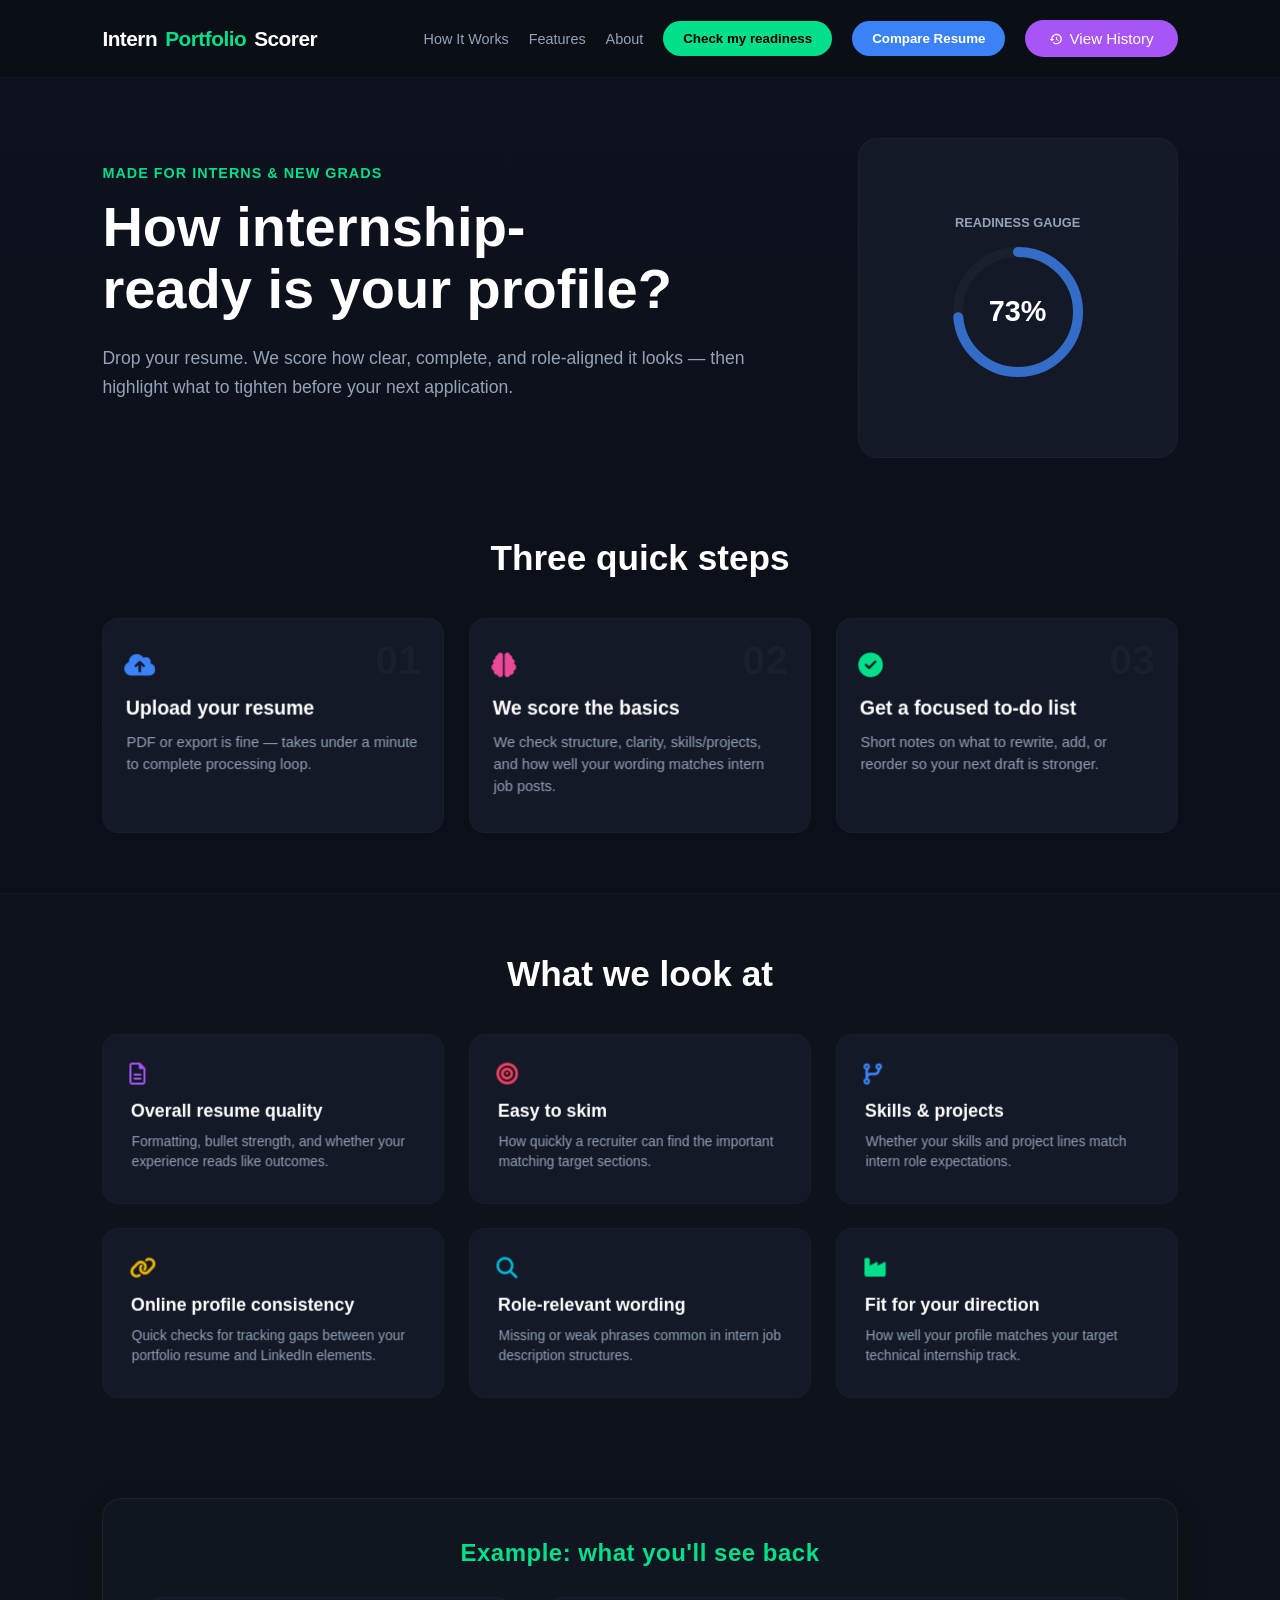
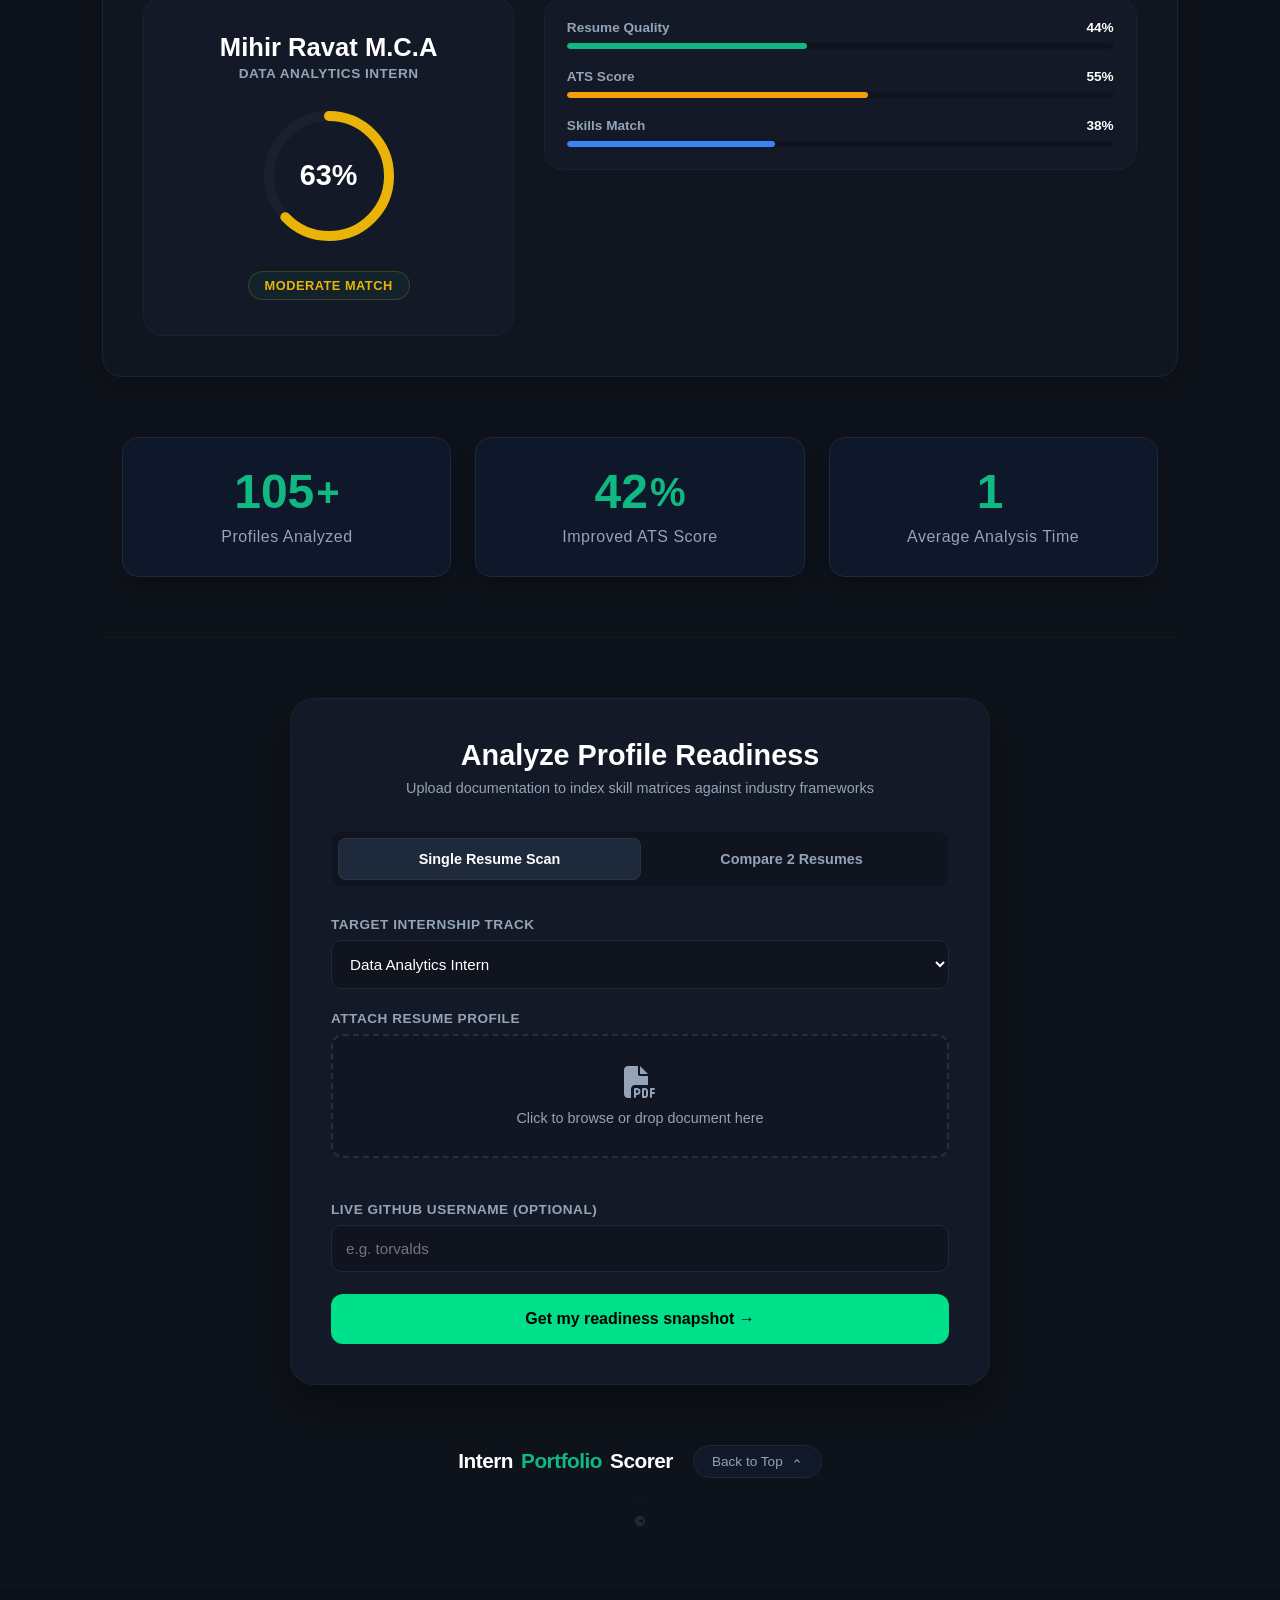
<file: templates/index.html>
<!DOCTYPE html>
<html lang="en">
<head>
    <meta charset="UTF-8">
    <meta name="viewport" content="width=device-width, initial-scale=1.0">
    <title>Intern Portfolio Readiness Scorer</title>
    <link rel="stylesheet" href="https://cdnjs.cloudflare.com/ajax/libs/font-awesome/6.4.0/css/all.min.css">
    <style>
        :root {
            --dark-bg: #0b0f17;
            --card-bg: #131926;
            --neon-green: #00df89;
            --text-white: #ffffff;
            --text-muted: #94a3b8;
            --tag-match-bg: rgba(16, 185, 129, 0.1);
            --tag-match-border: rgba(16, 185, 129, 0.2);
            --tag-missing-bg: rgba(239, 68, 68, 0.1);
            --tag-missing-border: rgba(239, 68, 68, 0.2);
        }

        * { margin: 0; padding: 0; box-sizing: border-box; font-family: 'Segoe UI', Tahoma, Geneva, Verdana, sans-serif; }
        body { background-color: var(--dark-bg); color: var(--text-white); padding-bottom: 80px; overflow-x: hidden; }

       
        nav { display: flex; justify-content: space-between; align-items: center; padding: 20px 8%; background: rgba(11, 15, 23, 0.8); backdrop-filter: blur(12px); position: sticky; top: 0; z-index: 100; border-bottom: 1px solid rgba(255,255,255,0.03); }
        .logo { font-size: 1.3rem; font-weight: 800; letter-spacing: -0.5px; display: flex; align-items: center; gap: 8px; }
        .logo span { color: var(--neon-green); }
        .nav-links { display: flex; gap: 20px; align-items: center; list-style: none; }
        .nav-links a { color: var(--text-muted); text-decoration: none; font-size: 0.9rem; transition: 0.2s; }
        .nav-links a:hover { color: var(--text-white); }
        .btn-nav { background: var(--neon-green); color: #000 !important; padding: 10px 20px; border-radius: 30px; font-weight: 600; cursor: pointer; border: none; text-decoration: none; display: inline-block; transition: transform 0.2s, box-shadow 0.2s; }
        .btn-nav:hover { transform: translateY(-2px); box-shadow: 0 4px 15px rgba(0,223,137,0.3); color: #000 !important; }
        
         
        .section-wrapper { width: 100%; padding: 60px 8%; display: flex; flex-direction: column; align-items: center; }

        .reveal-on-scroll {
            opacity: 0;
            transform: translateY(30px);
            transition: opacity 0.8s cubic-bezier(0.25, 1, 0.5, 1), transform 0.8s cubic-bezier(0.25, 1, 0.5, 1);
        }
        .reveal-on-scroll.active {
            opacity: 1;
            transform: translateY(0);
        }


    @media (max-width: 768px) {
   
    /* 1. NAVBAR MOBILE RULES */
    
    nav {
        flex-direction: column !important;
        gap: 15px !important;
        padding: 20px 10px !important;
        text-align: center !important;
    }

    .nav-links {
        flex-direction: row !important;
        flex-wrap: wrap !important;
        justify-content: center !important;
        gap: 12px !important;
        padding: 0 !important;
    }

    .nav-links li {
        display: inline-block !important;
        margin: 4px 0 !important;
    }

    .nav-links a, .btn-nav {
        font-size: 0.85rem !important; 
        padding: 6px 12px !important;
    }

   
    /* 2. HERO LAYOUT MOBILE RULES */
   
    .hero-layout {
        flex-direction: column !important;
        gap: 30px !important;
        text-align: center !important;
        margin-bottom: 20px !important;
    }

    .hero-left {
        width: 100% !important;
    }

    .hero-left h1 {
        font-size: 2.2rem !important; 
        line-height: 1.2 !important;
        margin-bottom: 15px !important;
    }
    
    .hero-left h1 br {
        display: none !important;
    }

    .hero-left p {
        font-size: 0.95rem !important;
        line-height: 1.5 !important;
        margin-bottom: 20px !important;
        padding: 0 10px !important;
    }

    .hero-right {
        width: 280px !important;
        height: 280px !important;
        margin: 0 auto !important;
        box-sizing: border-box !important;
    }

    
    /* 3. THREE QUICK STEPS MOBILE RULES */
   
    .steps-container {
        margin-top: 30px !important;
    }

    .steps-container h2 {
        font-size: 1.8rem !important; 
        margin-bottom: 25px !important;
    }

    .steps-grid {
        grid-template-columns: 1fr !important; 
        gap: 20px !important;
        padding: 0 10px !important;
        box-sizing: border-box !important;
    }

    .step-card {
        padding: 30px 20px !important;
        text-align: center !important; 
        width: 100% !important;
        max-width: 350px !important; 
        margin: 0 auto !important; 
    }

    .step-num {
        top: 15px !important;
        right: 20px !important;
        font-size: 2.2rem !important;
    }

      
    .features-container h2 {
        font-size: 1.8rem !important; 
        margin-bottom: 30px !important;
        text-align: center !important;
    }

    .features-grid {
        display: flex !important;             
        flex-direction: column !important;
        gap: 20px !important;
        width: 100% !important;
        padding: 0 5px !important;
        box-sizing: border-box !important;
    }

    .feature-card {
        width: 100% !important;
        max-width: 350px !important;
        margin: 0 auto !important; 
        padding: 25px 20px !important;
        text-align: center !important;         
        box-sizing: border-box !important;
    }

    .feature-card i {
        font-size: 1.8rem !important;
        margin-bottom: 12px !important;
    }

    .feature-card h3 {
        font-size: 1.2rem !important;
        margin-bottom: 8px !important;
    }

    .feature-card p {
        font-size: 0.9rem !important;
        line-height: 1.5 !important;
    }

    /* 5. DUMMY SHOWCASE (ABOUT SECTION) MOBILE RULES */
  
    .dummy-showcase-box {
        padding: 25px 15px !important; 
        margin-top: 30px !important;
    }

    .dummy-title-header {
        font-size: 1.25rem !important; 
        margin-bottom: 20px !important;
    }

    .main-layout-grid {
        display: flex !important;
        flex-direction: column !important;    
        gap: 20px !important;
        width: 100% !important;
    }

    .left-score-card {
        width: 100% !important;
        max-width: 340px !important;
        margin: 0 auto !important; 
        padding: 20px !important;
        box-sizing: border-box !important;
        text-align: center !important;
    }

    .right-data-column {
        width: 100% !important;
        max-width: 340px !important;
        margin: 0 auto !important; 
        box-sizing: border-box !important;
    }

    .card-bg {
        padding: 15px !important; 
    }

    .metric-row {
        width: 100% !important;
        box-sizing: border-box !important;
    }
}

       
        .hero-layout { display: flex; justify-content: space-between; align-items: center; width: 100%; gap: 50px; margin-bottom: 40px; }
        .hero-left { flex: 1; }
        .hero-left .tagline { color: var(--neon-green); font-size: 0.9rem; font-weight: 600; text-transform: uppercase; margin-bottom: 15px; letter-spacing: 1px; }
        .hero-left h1 { font-size: 3.5rem; font-weight: 800; line-height: 1.1; margin-bottom: 25px; }
        .hero-left p { color: var(--text-muted); font-size: 1.1rem; line-height: 1.6; margin-bottom: 30px; }
        .hero-right { position: relative; width: 320px; height: 320px; background: var(--card-bg); border-radius: 20px; display: flex; flex-direction: column; align-items: center; justify-content: center; border: 1px solid rgba(255,255,255,0.03); transition: transform 0.3s ease, box-shadow 0.3s ease; }
        .hero-right:hover { box-shadow: 0 10px 30px rgba(0, 223, 137, 0.1); }

        
        .steps-container { width: 100%; text-align: center; margin-top: 40px; }
        .steps-container h2 { font-size: 2.2rem; font-weight: 700; margin-bottom: 40px; }
        .steps-grid { display: grid; grid-template-columns: repeat(3, 1fr); gap: 25px; width: 100%; }
        
        .step-card { 
            background: var(--card-bg); 
            border-radius: 16px; 
            padding: 35px 25px; 
            text-align: left; 
            border: 1px solid rgba(255,255,255,0.02); 
            position: relative;
            transform-style: preserve-3d;
            transform: perspective(1000px);
            transition: transform 0.15s ease, box-shadow 0.3s ease, border-color 0.3s ease;
        }
        .step-card:hover {
            box-shadow: 0 15px 35px rgba(0, 0, 0, 0.4);
            border-color: rgba(0, 223, 137, 0.2);
        }
        
        .step-num { position: absolute; top: 20px; right: 25px; font-size: 2.5rem; font-weight: 900; color: rgba(255,255,255,0.03); transform: translateZ(20px); }
        .step-card i { font-size: 1.5rem; margin-bottom: 20px; transform: translateZ(25px); display: inline-block; }
        .step-card h3 { font-size: 1.2rem; margin-bottom: 12px; font-weight: 600; transform: translateZ(15px); }
        .step-card p { color: var(--text-muted); font-size: 0.9rem; line-height: 1.5; transform: translateZ(10px); }

       
        .features-container { width: 100%; text-align: center; margin-bottom: 50px; }
        .features-container h2 { font-size: 2.2rem; font-weight: 700; margin-bottom: 40px; }
        .features-grid { display: grid; grid-template-columns: repeat(3, 1fr); gap: 25px; width: 100%; }
        
        .feature-card { 
            background: var(--card-bg); 
            border-radius: 16px; 
            padding: 30px; 
            text-align: left; 
            border: 1px solid rgba(255,255,255,0.02);
            transform-style: preserve-3d;
            transform: perspective(1000px);
            transition: transform 0.15s ease, box-shadow 0.3s ease, border-color 0.3s ease;
        }
        .feature-card:hover {
            box-shadow: 0 15px 35px rgba(0, 0, 0, 0.4);
            border-color: rgba(0, 223, 137, 0.15);
        }
        
        .feature-card i { font-size: 1.3rem; margin-bottom: 15px; transform: translateZ(25px); display: inline-block; }
        .feature-card h3 { font-size: 1.1rem; margin-bottom: 10px; font-weight: 600; transform: translateZ(15px); }
        .feature-card p { color: var(--text-muted); font-size: 0.85rem; line-height: 1.5; transform: translateZ(10px); }

       
        .dummy-showcase-box { width: 100%; margin-top: 50px; background: rgba(19, 25, 38, 0.6); border-radius: 20px; padding: 40px; border: 1px solid rgba(255,255,255,0.05); box-shadow: 0 10px 30px rgba(0,0,0,0.2); }
        .dummy-title-header { text-align: center; font-size: 1.5rem; font-weight: 700; margin-bottom: 30px; color: var(--neon-green); letter-spacing: 0.5px; }

       
        .app-engine-box { width: 100%; max-width: 700px; background: var(--card-bg); border-radius: 24px; padding: 40px; border: 1px solid rgba(255,255,255,0.04); box-shadow: 0 20px 40px rgba(0,0,0,0.3); transition: border-color 0.4s ease; }
        .engine-header { text-align: center; margin-bottom: 35px; }
        .engine-header h2 { font-size: 1.8rem; font-weight: 700; margin-bottom: 8px; }
        .engine-header p { color: var(--text-muted); font-size: 0.9rem; }
        
        .mode-toggle-tabs { display: flex; background: rgba(0,0,0,0.2); padding: 6px; border-radius: 12px; margin-bottom: 30px; border: 1px solid rgba(255,255,255,0.02); }
        .tab-btn { flex: 1; background: none; border: none; color: var(--text-muted); padding: 12px; font-size: 0.9rem; font-weight: 600; cursor: pointer; border-radius: 8px; transition: 0.2s; }
        .tab-btn.active { background: #1e293b; color: var(--text-white); border: 1px solid rgba(255,255,255,0.05); }

        .input-group { margin-bottom: 22px; display: flex; flex-direction: column; gap: 8px; text-align: left; }
        .input-group label { font-size: 0.85rem; font-weight: 600; color: var(--text-muted); text-transform: uppercase; letter-spacing: 0.5px; }
        select, input[type="text"] { width: 100%; background: rgba(0,0,0,0.2); border: 1px solid rgba(255,255,255,0.08); padding: 14px; border-radius: 10px; color: #FFF; font-size: 0.95rem; outline: none; transition: 0.2s; }
        select:focus, input[type="text"]:focus { border-color: var(--neon-green); }

        .file-upload-dropzone { width: 100%; border: 2px dashed rgba(255,255,255,0.1); border-radius: 12px; padding: 30px; text-align: center; cursor: pointer; transition: 0.2s; background: rgba(0,0,0,0.1); }
        .file-upload-dropzone:hover { border-color: var(--neon-green); background: rgba(0,223,137,0.02); }
        .file-upload-dropzone i { font-size: 2rem; color: var(--text-muted); margin-bottom: 12px; }
        .file-upload-dropzone p { font-size: 0.9rem; color: var(--text-muted); }
        .file-name-label { margin-top: 8px; font-size: 0.85rem; color: var(--neon-green); font-weight: 600; display: none; }

        .btn-submit-engine { width: 100%; background: var(--neon-green); color: #000; border: none; padding: 16px; border-radius: 12px; font-size: 1rem; font-weight: 700; cursor: pointer; margin-top: 15px; display: flex; justify-content: center; align-items: center; gap: 8px; transition: 0.2s; }
        .btn-submit-engine:hover { transform: translateY(-2px); box-shadow: 0 8px 20px rgba(0,223,137,0.2); }

       
        .radial-progress-wrapper { position: relative; width: 140px; height: 140px; }
        .radial-svg { width: 140px; height: 140px; transform: rotate(-90deg); }
        .circle-bg { fill: none; stroke: rgba(255,255,255,0.03); stroke-width: 10; }
        .circle-fill {fill: none;stroke: var(--neon-green);stroke-width: 10;stroke-linecap: round;stroke-dasharray: 377;stroke-dashoffset: 377;transition: stroke-dashoffset 1.5s ease;}
        .circle-text-center { position: absolute; top: 0; left: 0; width: 100%; height: 100%; display: flex; align-items: center; justify-content: center; flex-direction: column; }
        .circle-text-center .num { font-size: 1.8rem; font-weight: 800; color: #0f6b66; }

        /* --- OUTPUT ENGINE CLASSES --- */
        .main-layout-grid { display: grid; grid-template-columns: 1fr 1.6fr; gap: 30px; width: 100%; text-align: left; margin-top: 20px; }
        .left-score-card { background: var(--card-bg); border-radius: 20px; padding: 35px; border: 1px solid rgba(255,255,255,0.03); display: flex; flex-direction: column; align-items: center; text-align: center; }
        .profile-title { font-size: 1.6rem; font-weight: 800; margin-bottom: 4px; margin-top: 0px; color: #fff; }
        .role-subtitle { font-size: 0.85rem; color: var(--text-muted); font-weight: 600; text-transform: uppercase; letter-spacing: 0.5px; margin-bottom: 25px; }
        .center-circle-box { margin-bottom: 25px; }
        .circle-text-center .num { font-size: 1.8rem; font-weight: 800; color: #fff; }

        .circle-fill {fill: none;stroke: var(--neon-green);stroke-width: 10;stroke-linecap: round;stroke-dasharray: 377;stroke-dashoffset: 377;transition: stroke-dashoffset 1.5s ease;}
        .badge-fit { background: rgba(0, 223, 137, 0.05); border: 1px solid rgba(0, 223, 137, 0.2); color: var(--neon-green); padding: 6px 16px; border-radius: 30px; font-size: 0.8rem; font-weight: 700; letter-spacing: 0.5px; }
        
        .suggestions-box { width: 100%; text-align: left; margin-top: 30px; border-top: 1px solid rgba(255,255,255,0.04); padding-top: 25px; }
        .suggestions-header { font-size: 0.9rem; font-weight: 700; margin-bottom: 15px; color: #fff; }
        .suggestions-list { padding-left: 18px; color: var(--text-muted); font-size: 0.85rem; display: flex; flex-direction: column; gap: 12px; }
        .suggestions-list li { line-height: 1.5; }

        .right-data-column { display: flex; flex-direction: column; gap: 20px; }
        .card-bg { background: var(--card-bg); border-radius: 20px; border: 1px solid rgba(255,255,255,0.03); }
        .section-title { font-size: 1.05rem; font-weight: 700; color: #fff; margin-bottom: 20px; padding-bottom: 12px; border-bottom: 1px solid rgba(255,255,255,0.04); }
        
        .metrics-list { display: flex; flex-direction: column; gap: 20px; }
        .metric-row { display: flex; flex-direction: column; gap: 8px; }
        .metric-info { display: flex; justify-content: space-between; font-size: 0.85rem; font-weight: 600; color: var(--text-muted); }
        .metric-info span:last-child { color: #fff; }
        .bar-container { width: 100%; height: 6px; background: rgba(0,0,0,0.2); border-radius: 10px; overflow: hidden; }
        .bar-fill-track { height: 100%; width: 0%; border-radius: 10px; transition: width 1.2s cubic-bezier(0.4, 0, 0.2, 1); }

        .matrix-label-sub { font-size: 0.8rem; font-weight: 700; color: var(--text-muted); text-transform: uppercase; margin-bottom: 12px; letter-spacing: 0.5px; }
        .matrix-flex { display: flex; flex-wrap: wrap; gap: 8px; }
        .matrix-tag { padding: 5px 12px; border-radius: 6px; font-size: 0.75rem; font-weight: 600; }
        .tag-match { background: var(--tag-match-bg); border: 1px solid var(--tag-match-border); color: #34d399; }
        .tag-missing { background: var(--tag-missing-bg); border: 1px solid var(--tag-missing-border); color: #f87171; }

        /* GitHub Section Styles */
        .github-grid { display: grid; grid-template-columns: repeat(2, 1fr); gap: 15px; }
        .github-card { background: rgba(0,0,0,0.15); border-radius: 12px; padding: 18px; border: 1px solid rgba(255,255,255,0.02); display: flex; flex-direction: column; justify-content: space-between; }
        .repo-name { font-size: 0.9rem; font-weight: 700; color: #fff; margin-bottom: 6px; }
        .repo-desc { font-size: 0.78rem; color: var(--text-muted); line-height: 1.4; margin-bottom: 12px; }
        .repo-lang-box { display: flex; align-items: center; gap: 6px; font-size: 0.75rem; color: var(--text-muted); font-weight: 600; }
        .repo-lang-dot { width: 8px; height: 8px; background-color: var(--neon-green); border-radius: 50%; }

        /* Comparison Styling */
        .verdict-banner-container { width: 100%; padding: 30px; text-align: left; margin-bottom: 25px; border-left: 4px solid var(--neon-green); }
        .verdict-badge { font-size: 0.75rem; font-weight: 800; color: var(--neon-green); letter-spacing: 1px; margin-bottom: 6px; }
        .verdict-main-title { font-size: 1.3rem; font-weight: 800; margin-bottom: 10px; }
        .verdict-reason-para { color: var(--text-muted); font-size: 0.9rem; line-height: 1.5; }
        .comparison-grid-wrapper { display: grid; grid-template-columns: 1fr 1fr; gap: 25px; width: 100%; }
        .comparison-column-box { display: flex; flex-direction: column; gap: 15px; }
        .comp-header-title { font-size: 1.1rem; font-weight: 700; color: #3b82f6; text-align: left; margin-left: 5px; }

        #global-loading-overlay { display: none; margin-top: 25px; font-size: 0.95rem; color: var(--neon-green); font-weight: 600; }
        .spinner-matrix { animation: rotation 1s linear infinite; margin-right: 8px; }
        @keyframes rotation { 0% { transform: rotate(0deg); } 100% { transform: rotate(360deg); } }
    </style>
</head>
<body>

    <nav>
        <div class="logo">Intern<span>Portfolio</span>Scorer</div>
        <ul class="nav-links">
            <li><a href="#" onclick="scrollToSection(event, '.steps-container')">How It Works</a></li>
            <li><a href="#" onclick="scrollToSection(event, '.features-container')">Features</a></li>
           <li><a href="#" onclick="scrollToSection(event, '#about-section')">About</a></li>
            <li><button class="btn-nav" onclick="triggerNavbarAction('single')">Check my readiness</button></li>
            <li><button class="btn-nav" style="background: #3b82f6; color: #fff !important;" onclick="triggerNavbarAction('compare')">Compare Resume</button></li>
        
            <li>
                <a href="javascript:void(0);" id="view-history-btn" class="btn-nav" style="text-decoration: none; display: inline-flex; align-items: center; gap: 6px; background: #a855f7; color: #ffffff !important; padding: 10px 24px; border-radius: 50px; font-weight: 500; font-size: 0.95rem; transition: all 0.3s ease;" onmouseover="this.style.background='#9333ea'; this.style.boxShadow='0 0 12px rgba(168, 85, 247, 0.4)';" onmouseout="this.style.background='#a855f7'; this.style.boxShadow='none';">
                 <svg style="width:14px; height:14px; fill:currentColor;" viewBox="0 0 24 24">
                   <path d="M13 3c-4.97 0-9 4.03-9 9H1l3.89 3.89.07.14L9 12H6c0-3.87 3.13-7 7-7s7 3.13 7 7-3.13 7-7 7c-1.93 0-3.68-.79-4.94-2.06l-1.42 1.42C8.27 19.99 10.51 21 13 21c4.97 0 9-4.03 9-9s-4.03-9-9-9zm-1 5v5l4.28 2.54.72-1.21-3.5-2.08V8H12z"/>
                 </svg>
                  View History
                </a>
            </li>
           
        </ul>
    </nav>

    <div class="section-wrapper" style="background: linear-gradient(180deg, rgba(99,102,241,0.03) 0%, rgba(0,0,0,0) 100%);">
        <div class="hero-layout reveal-on-scroll">
            <div class="hero-left">
                <div class="tagline">Made for interns & new grads</div>
                <h1>How internship-<br>ready is your profile?</h1>
                <p>Drop your resume. We score how clear, complete, and role-aligned it looks — then highlight what to tighten before your next application.</p>
            </div>
            <div class="hero-right">
                <span style="color: var(--text-muted); font-size: 0.8rem; font-weight: 600; margin-bottom: 12px; text-transform: uppercase;">Readiness Gauge</span>
                <div class="radial-progress-wrapper">
                    <svg class="radial-svg">
                        <circle class="circle-bg" cx="70" cy="70" r="60"></circle>
                        <circle class="circle-fill dynamic-ring-trigger" data-offset="100" cx="70" cy="70" r="60" style="stroke-dasharray: 377; stroke-dashoffset: 377; stroke: #346dc8;"></circle>
                    </svg>
                <div class="circle-text-center">
                        <div class="num">73%</div>
                    </div>
                </div>
            </div>
        </div>

        <div class="steps-container reveal-on-scroll">
            <h2>Three quick steps</h2>
            <div class="steps-grid">
                <div class="step-card">
                    <div class="step-num">01</div>
                    <i class="fa-solid fa-cloud-arrow-up" style="color: #3b82f6;"></i>
                    <h3>Upload your resume</h3>
                    <p>PDF or export is fine — takes under a minute to complete processing loop.</p>
                </div>
                <div class="step-card">
                    <div class="step-num">02</div>
                    <i class="fa-solid fa-brain" style="color: #ec4899;"></i>
                    <h3>We score the basics</h3>
                    <p>We check structure, clarity, skills/projects, and how well your wording matches intern job posts.</p>
                </div>
                <div class="step-card">
                    <div class="step-num">03</div>
                    <i class="fa-solid fa-circle-check" style="color: var(--neon-green);"></i>
                    <h3>Get a focused to-do list</h3>
                    <p>Short notes on what to rewrite, add, or reorder so your next draft is stronger.</p>
                </div>
            </div>
        </div>
    </div>

    <div class="section-wrapper" style="border-top: 1px solid rgba(255,255,255,0.02); background: rgba(255,255,255,0.01);">
        <div class="features-container reveal-on-scroll">
            <h2>What we look at</h2>
            <div class="features-grid">
                <div class="feature-card">
                    <i class="fa-regular fa-file-lines" style="color: #a855f7;"></i>
                    <h3>Overall resume quality</h3>
                    <p>Formatting, bullet strength, and whether your experience reads like outcomes.</p>
                </div>
                <div class="feature-card">
                    <i class="fa-solid fa-bullseye" style="color: #f43f5e;"></i>
                    <h3>Easy to skim</h3>
                    <p>How quickly a recruiter can find the important matching target sections.</p>
                </div>
                <div class="feature-card">
                    <i class="fa-solid fa-code-branch" style="color: #3b82f6;"></i>
                    <h3>Skills & projects</h3>
                    <p>Whether your skills and project lines match intern role expectations.</p>
                </div>
                <div class="feature-card">
                    <i class="fa-solid fa-link" style="color: #eab308;"></i>
                    <h3>Online profile consistency</h3>
                    <p>Quick checks for tracking gaps between your portfolio resume and LinkedIn elements.</p>
                </div>
                <div class="feature-card">
                    <i class="fa-solid fa-magnifying-glass" style="color: #06b6d4;"></i>
                    <h3>Role-relevant wording</h3>
                    <p>Missing or weak phrases common in intern job description structures.</p>
                </div>
                <div class="feature-card">
                    <i class="fa-solid fa-industry" style="color: var(--neon-green);"></i>
                    <h3>Fit for your direction</h3>
                    <p>How well your profile matches your target technical internship track.</p>
                </div>
            </div>
        </div>

     
        <div id="about-section" class="dummy-showcase-box reveal-on-scroll" style="scroll-margin-top: 100px;">
            <div class="dummy-title-header">Example: what you'll see back</div>
               <div class="main-layout-grid" style="margin-top: 0;">
                  <div class="left-score-card">
                     <div class="profile-title">Mihir Ravat M.C.A</div>
                       <div class="role-subtitle">Data Analytics Intern</div>
                         <div class="center-circle-box">
                            <div class="radial-progress-wrapper">
                               <svg class="radial-svg">
                                 <circle class="circle-bg" cx="70" cy="70" r="60"></circle>
                                 <circle class="circle-fill dynamic-ring-trigger" data-offset="140" cx="70" cy="70" r="60" style="stroke-dasharray: 377; stroke-dashoffset: 377; stroke: #eab308;"></circle>
                               </svg>
                          <div class="circle-text-center"><div class="num" style="color: #fff;">63%</div></div>
                       </div>
                   </div>
                   <span class="badge-fit" style="color:#eab308; border-color:rgba(234,179,8,0.2);">MODERATE MATCH</span>
                </div>
           <div class="right-data-column">
            <div class="card-bg" style="padding:22px;">
                <div class="metrics-list">
                    <div class="metric-row">
                        <div class="metric-info"><span>Resume Quality</span><span>44%</span></div>
                        <div class="bar-container"><div class="bar-fill-track dynamic-bar-trigger" data-width="44%" style="background-color:#10b981;"></div></div>
                    </div>
                    <div class="metric-row">
                        <div class="metric-info"><span>ATS Score</span><span>55%</span></div>
                        <div class="bar-container"><div class="bar-fill-track dynamic-bar-trigger" data-width="55%" style="background-color:#f59e0b;"></div></div>
                    </div>
                    <div class="metric-row">
                        <div class="metric-info"><span>Skills Match</span><span>38%</span></div>
                        <div class="bar-container"><div class="bar-fill-track dynamic-bar-trigger" data-width="38%" style="background-color:#3b82f6;"></div></div>
                    </div>
                </div>
            </div>
        </div>
    </div>
</div>
        
       
    <div style="width: 100%; max-width: 1100px; margin: 60px auto; padding: 0 20px; box-sizing: border-box; clear: both;">
    <div style="display: flex; justify-content: space-between; align-items: center; gap: 24px; flex-wrap: wrap;">
        
        <div style="flex: 1; min-width: 250px; background: #0f172a; border: 1px solid #1e293b; padding: 30px 20px; border-radius: 16px; text-align: center; box-shadow: 0 10px 25px -5px rgba(0, 0, 0, 0.3); transition: transform 0.3s;" onmouseover="this.style.transform='translateY(-5px)'" onmouseout="this.style.transform='translateY(0)'">
            <div style="display: flex; align-items: center; justify-content: center; gap: 2px;">
                <span class="stat-number" data-target="300" style="font-size: 3rem; font-weight: 800; color: #10b981; font-family: sans-serif; line-height: 1;">0</span>
                <span style="font-size: 2.5rem; font-weight: 800; color: #10b981; line-height: 1;">+</span>
            </div>
            <p style="color: #94a3b8; font-size: 1rem; margin: 12px 0 0 0; font-weight: 500; letter-spacing: 0.5px;">Profiles Analyzed</p>
        </div>

        <div style="flex: 1; min-width: 250px; background: #0f172a; border: 1px solid #1e293b; padding: 30px 20px; border-radius: 16px; text-align: center; box-shadow: 0 10px 25px -5px rgba(0, 0, 0, 0.3); transition: transform 0.3s;" onmouseover="this.style.transform='translateY(-5px)'" onmouseout="this.style.transform='translateY(0)'">
            <div style="display: flex; align-items: center; justify-content: center; gap: 2px;">
                <span class="stat-number" data-target="89" style="font-size: 3rem; font-weight: 800; color: #10b981; font-family: sans-serif; line-height: 1;">0</span>
                <span style="font-size: 2.5rem; font-weight: 800; color: #10b981; line-height: 1;">%</span>
            </div>
            <p style="color: #94a3b8; font-size: 1rem; margin: 12px 0 0 0; font-weight: 500; letter-spacing: 0.5px;">Improved ATS Score</p>
        </div>

        <div style="flex: 1; min-width: 250px; background: #0f172a; border: 1px solid #1e293b; padding: 30px 20px; border-radius: 16px; text-align: center; box-shadow: 0 10px 25px -5px rgba(0, 0, 0, 0.3); transition: transform 0.3s;" onmouseover="this.style.transform='translateY(-5px)'" onmouseout="this.style.transform='translateY(0)'">
            <div style="display: flex; align-items: center; justify-content: center; gap: 6px;">
                <span class="stat-number" data-target="3" style="font-size: 3rem; font-weight: 800; color: #10b981; font-family: sans-serif; line-height: 1;">0</span>
                <span style="font-size: 1.8rem; font-weight: 700; color: #10b981; line-height: 1.4;"></span>
            </div>
            <p style="color: #94a3b8; font-size: 1rem; margin: 12px 0 0 0; font-weight: 500; letter-spacing: 0.5px;">Average Analysis Time</p>
        </div>

    </div>
</div>



    <div class="section-wrapper" id="cta-engine-section" style="border-top: 1px solid rgba(255,255,255,0.02);">
        <div class="app-engine-box reveal-on-scroll">
            <div class="engine-header">
                <h2 id="engine-display-title">Analyze Profile Readiness</h2>
                <p>Upload documentation to index skill matrices against industry frameworks</p>
            </div>

            <div class="mode-toggle-tabs">
                <button type="button" class="tab-btn active" id="tab-single" onclick="switchMode('single')">Single Resume Scan</button>
                <button type="button" class="tab-btn" id="tab-compare" onclick="switchMode('compare')">Compare 2 Resumes</button>
            </div>

            <form id="matrix-evaluation-form" enctype="multipart/form-data">
                <input type="hidden" name="mode" id="form-mode" value="single">
                
                <div class="input-group">
                    <label>Target Internship Track</label>
                    <select name="target_track">
                        <option value="Data Analytics Intern">Data Analytics Intern</option>
                        <option value="Web Development Intern">Web Development Intern</option>
                        <option value="Cybersecurity Intern">Graphic Design Intern</option>
                        <option value="Blockchain Developer Intern">Backend Developer Intern</option>
                        <option value="DevOps Intern">UI/UX Design Intern</option>
                        <option value="DevOps Intern">Frontend Development Intern</option>
                       

                    </select>
                </div>

                <div class="input-grid-files" style="display: flex; flex-direction: column; gap: 15px; margin-bottom: 22px;">
                    <div class="input-group" id="container-resume1">
                        <label id="label-resume1">Attach Resume Profile</label>
                        <div class="file-upload-dropzone" onclick="document.getElementById('file-field-1').click()">
                            <i class="fa-solid fa-file-pdf"></i>
                            <p>Click to browse or drop document here</p>
                            <div class="file-name-label" id="lbl-f1">No file chosen</div>
                        </div>
                        <input type="file" id="file-field-1" name="resume1" style="display: none;" onchange="updateFileLabel(1)">
                    </div>

                    <div class="input-group" id="container-resume2" style="display: none;">
                        <label>Attach Resume Profile Beta (Resume 2)</label>
                        <div class="file-upload-dropzone" onclick="document.getElementById('file-field-2').click()">
                            <i class="fa-solid fa-file-pdf" style="color: #00df89;"></i>
                            <p>Click to browse or drop second document</p>
                            <div class="file-name-label" id="lbl-f2">No file chosen</div>
                        </div>
                        <input type="file" id="file-field-2" name="resume2" style="display: none;" onchange="updateFileLabel(2)">
                    </div>
                </div>

                <div class="input-group">
                    <label>Live GitHub Username (Optional)</label>
                    <input type="text" name="github_user1" placeholder="e.g. torvalds">
                </div>

                <button type="submit" class="btn-submit-engine" id="engine-submit-button">
                    Get my readiness snapshot &rarr;
                </button>
            </form>

            <div id="global-loading-overlay">
                <i class="fa-solid fa-circle-notch spinner-matrix"></i> Parsing metadata vectors...
            </div>
        </div>

        <div id="async-response-injector" style="width: 100%; max-width: 1100px;"></div>
    </div>

    
       
    <div style="max-width: 1100px; margin: 0 auto; display: flex; justify-content: space-between; align-items: center; flex-flow: row wrap; gap: 20px;">
        <div class="logo" style="font-size: 1.3rem; font-weight: bold; color: #fff; min-width: 200px;">
            Intern<span style="color: #10b981;">Portfolio</span>Scorer
        </div>
        <div style="display: inline-block;">
            <a href="#" onclick="scrollToTop(event)" style="text-decoration: none; display: inline-flex; align-items: center; gap: 8px; background: #111827; border: 1px solid #1e293b; color: #94a3b8; padding: 8px 18px; border-radius: 30px; font-size: 0.85rem; font-weight: 500; transition: all 0.3s ease; white-space: nowrap;" onmouseover="this.style.background='#1e293b'; this.style.color='#fff'; this.style.borderColor='#3b82f6';" onmouseout="this.style.background='#111827'; this.style.color='#94a3b8'; this.style.borderColor='#1e293b';">
                Back to Top 
                <svg style="width:12px; height:12px; fill:currentColor;" viewBox="0 0 24 24">
                    <path d="M7.41 15.41L12 10.83l4.59 4.58L18 14l-6-6-6 6z"/>
                </svg>
            </a>
        </div>
    </div>
    <div style="max-width: 1100px; margin: 20px auto 0 auto; padding-top: 15px; border-top: 1px solid #111827; text-align: center; color: #475569; font-size: 0.8rem; box-sizing: border-box;">
        &copy; 
    </div>
</footer>

    <script>
        function triggerNavbarAction(mode) {
            switchMode(mode);
            document.getElementById('cta-engine-section').scrollIntoView({ behavior: 'smooth', block: 'start' });
            
            const engineBox = document.querySelector('.app-engine-box');
            engineBox.style.borderColor = mode === 'compare' ? '#3b82f6' : 'var(--neon-green)';
            setTimeout(() => {
                engineBox.style.borderColor = 'rgba(255,255,255,0.04)';
            }, 1500);
        }

        function scrollToSection(event, selector) {
            event.preventDefault();
            document.querySelector(selector).scrollIntoView({ behavior: 'smooth', block: 'center' });
        }

        function switchMode(mode) {
            document.getElementById('form-mode').value = mode;
            const title = document.getElementById('engine-display-title');
            const submitBtn = document.getElementById('engine-submit-button');

            if(mode === 'single') {
                document.getElementById('tab-single').classList.add('active');
                document.getElementById('tab-compare').classList.remove('active');
                document.getElementById('container-resume2').style.display = 'none';
                document.getElementById('label-resume1').innerText = "Attach Resume Profile";
                title.textContent = "Analyze Profile Readiness";
                submitBtn.innerHTML = "Get my readiness snapshot &rarr;";
                submitBtn.style.background = "var(--neon-green)";
            } else {
                document.getElementById('tab-single').classList.remove('active');
                document.getElementById('tab-compare').classList.add('active');
                document.getElementById('container-resume2').style.display = 'flex';
                document.getElementById('label-resume1').innerText = "Attach Resume Profile Alpha (Resume 1)";
                title.textContent = "Compare Two Profiles Side-By-Side";
                submitBtn.innerHTML = "Execute Comparison Engine &rarr;";
                submitBtn.style.background = "#3b82f6";
            }
        }

        function updateFileLabel(id) {
            const input = document.getElementById('file-field-' + id);
            const label = document.getElementById('lbl-f' + id);
            if(input.files.length > 0) {
                label.innerText = input.files[0].name;
                label.style.display = 'block';
            }
        }

        /* 3D Mouse Movement Interactions */
        const interactiveCards = document.querySelectorAll('.step-card, .feature-card');
        interactiveCards.forEach(card => {
            card.addEventListener('mousemove', (e) => {
                const rect = card.getBoundingClientRect();
                const x = e.clientX - rect.left;
                const y = e.clientY - rect.top;
                
                const xc = rect.width / 2;
                const yc = rect.height / 2;
                
                const angleX = (yc - y) / 10;
                const angleY = (x - xc) / 10;
                
                card.style.transform = `perspective(1000px) rotateX(${angleX}deg) rotateY(${angleY}deg) translateY(-5px)`;
            });
            
            card.addEventListener('mouseleave', () => {
                card.style.transform = 'perspective(1000px) rotateX(0deg) rotateY(0deg) translateY(0)';
            });
        });

       
        const scrollObserver = new IntersectionObserver((entries) => {
            entries.forEach(entry => {
                if (entry.isIntersecting) {
                    entry.target.classList.add('active');
                    
                   
                    entry.target.querySelectorAll('.dynamic-ring-trigger').forEach(ring => {
                        const targetOffset = ring.getAttribute('data-offset');
                        ring.style.strokeDashoffset = targetOffset;
                    });
                    
                    entry.target.querySelectorAll('.dynamic-bar-trigger').forEach(bar => {
                        const targetWidth = bar.getAttribute('data-width');
                        bar.style.width = targetWidth;
                    });
                }
            });
        }, { threshold: 0.15, rootMargin: "0px 0px -40px 0px" });

        document.querySelectorAll('.reveal-on-scroll').forEach(el => {
            scrollObserver.observe(el);
        });
        
        document.querySelectorAll('.dynamic-ring-trigger').forEach(ring => {

           const score = parseInt(ring.getAttribute('data-score'));

           const radius = 60;
           const circumference = 2 * Math.PI * radius;

           ring.style.strokeDasharray = circumference;

           const offset = circumference - ((score / 100) * circumference);

           ring.style.strokeDashoffset = offset;
        });
        
       
        document.getElementById('matrix-evaluation-form').addEventListener('submit', function(e) {
            e.preventDefault();
            const formData = new FormData(this);
            
            document.getElementById('global-loading-overlay').style.display = 'block';
            document.getElementById('async-response-injector').innerHTML = '';

            fetch('/analyze', {
                method: 'POST',
                body: formData
            })
            .then(response => response.text())
            .then(html => {
                document.getElementById('global-loading-overlay').style.display = 'none';
                document.getElementById('async-response-injector').innerHTML = html;
                
                document.getElementById('report-anchor-target').scrollIntoView({ behavior: 'smooth', block: 'start' });

                setTimeout(() => {
                    document.querySelectorAll('#async-response-injector .dynamic-ring-trigger').forEach(ring => {
                     const score = parseInt(ring.getAttribute('data-score'));    
                     const radius = 60;
                     const circumference = 2 * Math.PI * radius;
                     const offset = circumference - (score / 100) * circumference;
                     ring.style.strokeDasharray = circumference;
                     ring.style.strokeDashoffset = offset;
                });
                    
                    document.querySelectorAll('#async-response-injector .dynamic-bar-trigger').forEach(bar => {
                        const targetWidth = bar.getAttribute('data-width');
                        bar.style.width = targetWidth;
                    });
                }, 150);
            })
            .catch(err => {
                document.getElementById('global-loading-overlay').style.display = 'none';
                alert('Vector extraction processing crash logs triggered.');
            });
        });

       
        const historyBtn = document.getElementById('view-history-btn');
        if (historyBtn) {
            historyBtn.addEventListener('click', function(e) {
                e.preventDefault(); 
                document.getElementById('global-loading-overlay').style.display = 'block';
                document.getElementById('async-response-injector').innerHTML = '';

                fetch('/history')
                .then(response => response.text())
                .then(html => {
                    document.getElementById('global-loading-overlay').style.display = 'none';
                    document.getElementById('async-response-injector').innerHTML = html;
                    
                    const targetSection = document.getElementById('report-anchor-target') || document.getElementById('async-response-injector');
                    targetSection.scrollIntoView({ behavior: 'smooth', block: 'start' });
                })
                .catch(err => {
                    document.getElementById('global-loading-overlay').style.display = 'none';
                    alert('Failed to establish sequence with server history logs.');
                });
            });
        }

       
        document.addEventListener("DOMContentLoaded", () => {
            const counters = document.querySelectorAll('.stat-number');
            
            const startCounting = (entries, observer) => {
                entries.forEach(entry => {
                    if (entry.isIntersecting) {
                        const counter = entry.target;
                        const target = parseInt(counter.getAttribute('data-target'));
                        const duration = 1200; 
                        const stepTime = Math.max(Math.floor(duration / target), 20);
                        let current = 0;

                        const timer = setInterval(() => {
                            current += Math.ceil(target / (duration / stepTime));
                            if (current >= target) {
                                counter.innerText = target;
                                clearInterval(timer);
                            } else {
                                counter.innerText = current;
                            }
                        }, stepTime);

                        observer.unobserve(counter);
                    }
                });
            };

            const counterObserver = new IntersectionObserver(startCounting, {
                threshold: 0.2
            });

            counters.forEach(counter => counterObserver.observe(counter));
        });

        
    </script>
</body>
</html>
</file>
